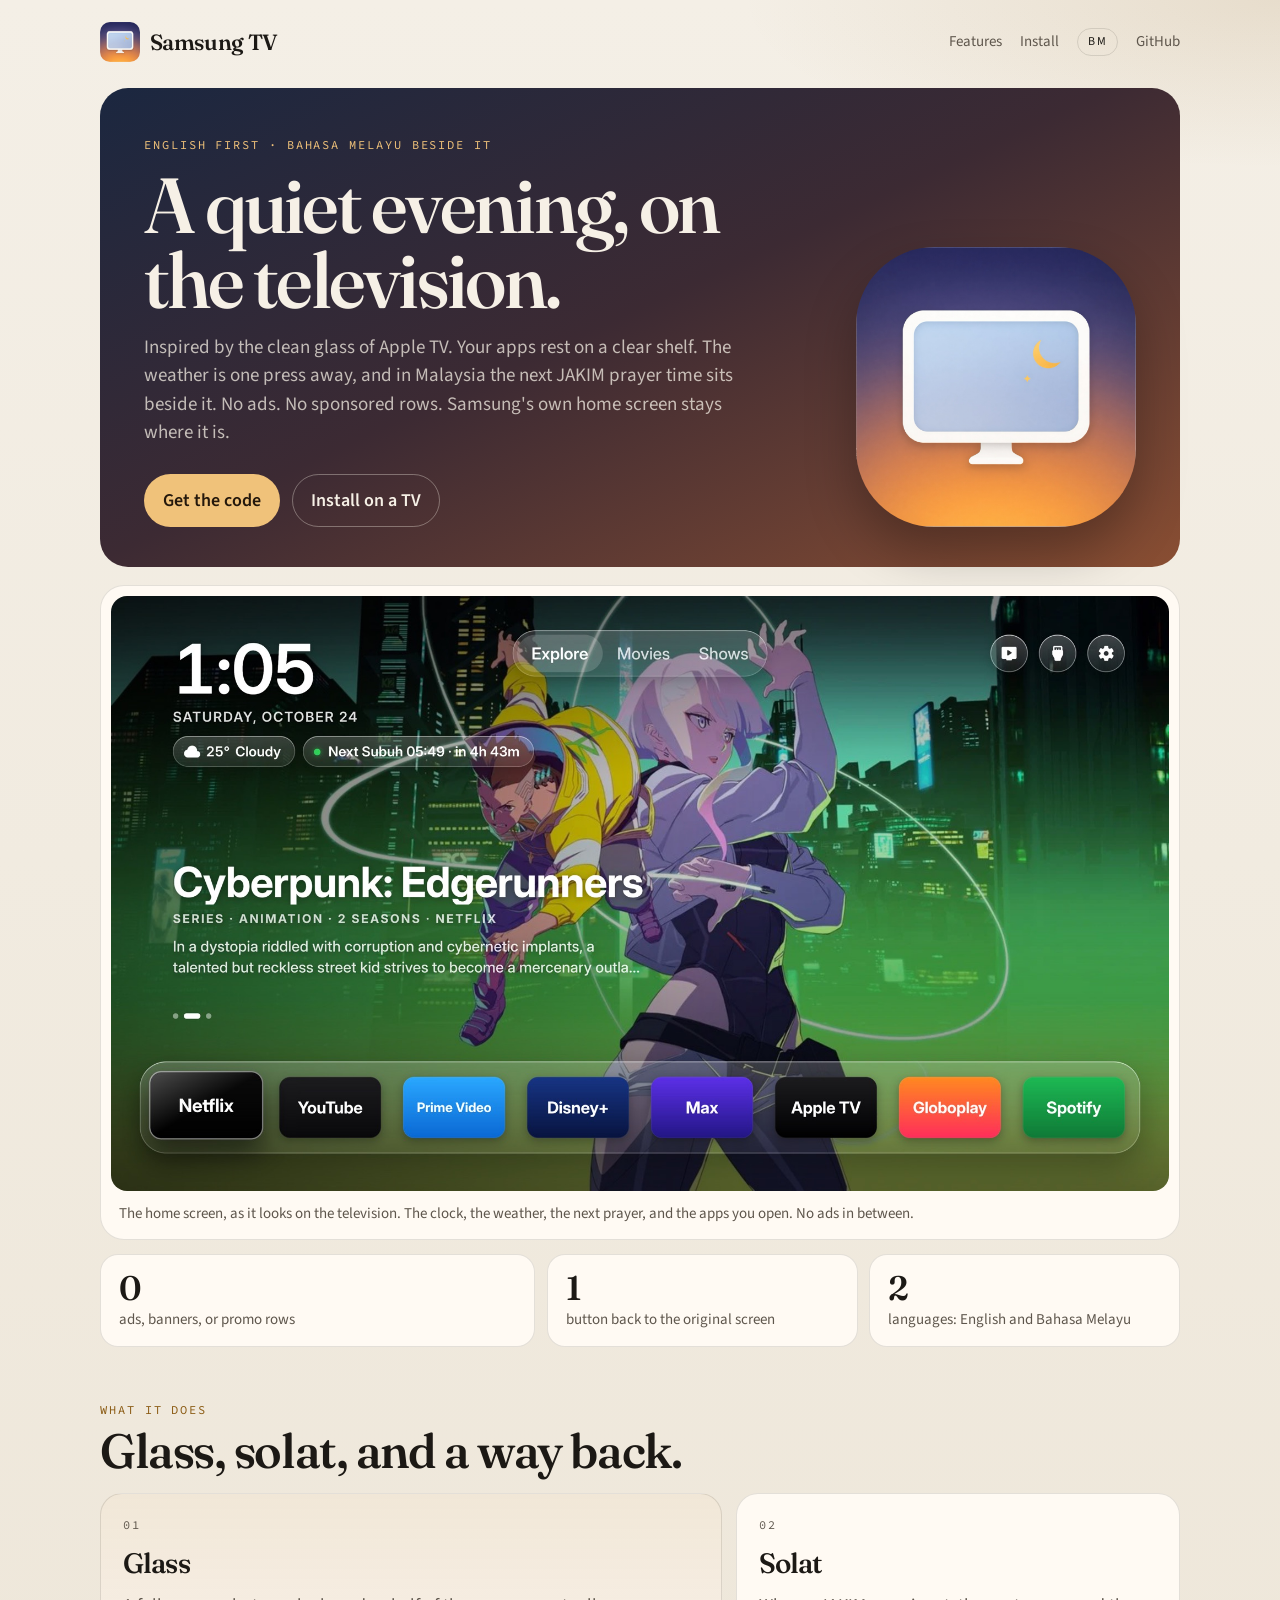
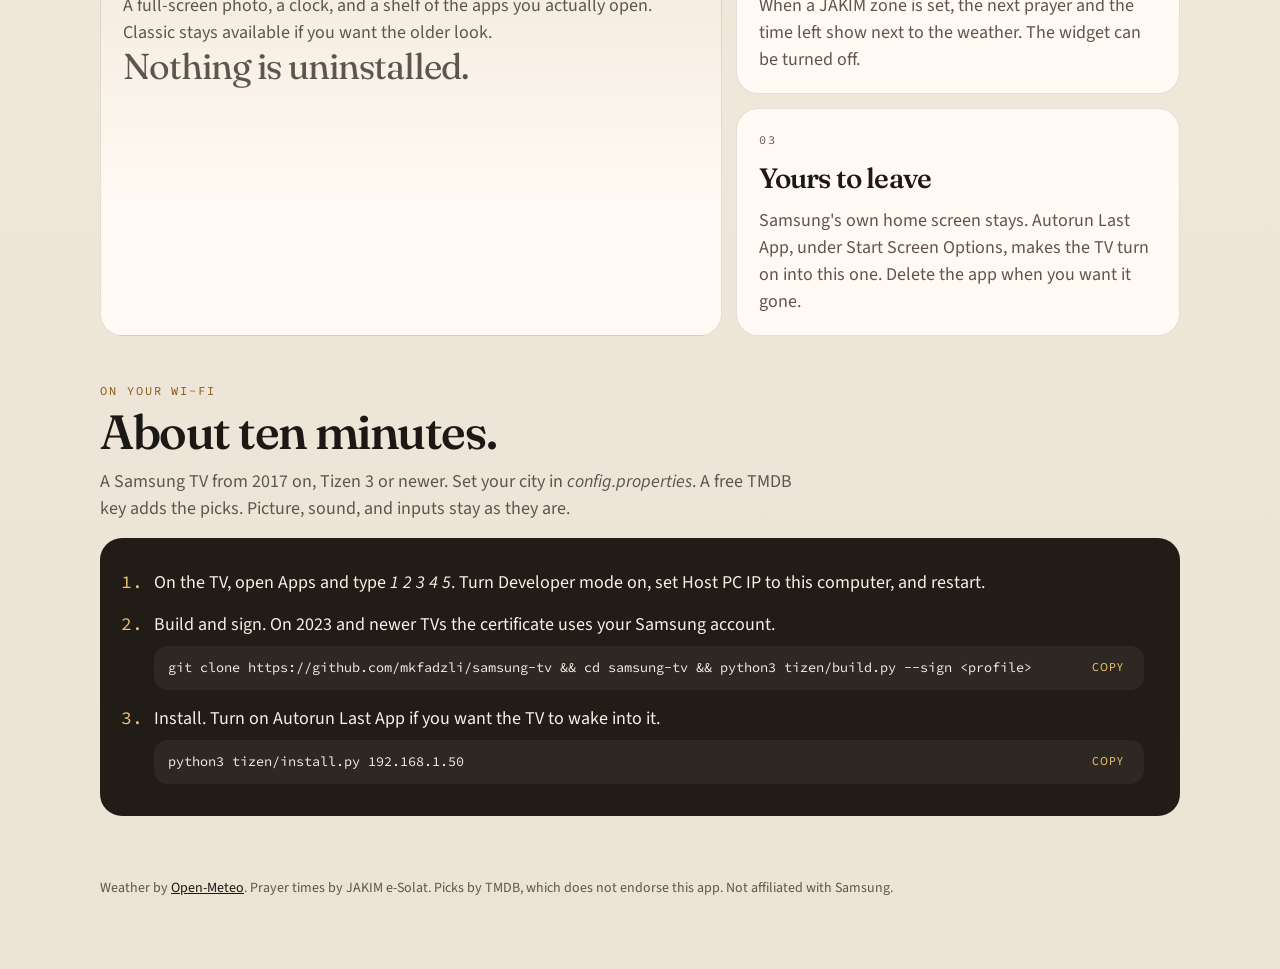
<file: docs/index.html>
<!doctype html>
<html lang="en">
<head>
  <meta charset="utf-8">
  <meta name="viewport" content="width=device-width, initial-scale=1">
  <script>
    (function () {
      var lang;
      try { lang = localStorage.getItem("lang"); } catch (e) {}
      if (lang === "ms") location.replace("ms/" + location.search + location.hash);
    })();
  </script>
  <title>Samsung TV — a quiet home screen</title>
  <meta name="description" content="An ad-free home screen for Samsung Tizen TVs. Glass style, weather, and JAKIM prayer times. English first, Bahasa Melayu beside it.">
  <link rel="canonical" href="https://mkfadzli.github.io/samsung-tv/">
  <link rel="alternate" hreflang="en" href="https://mkfadzli.github.io/samsung-tv/">
  <link rel="alternate" hreflang="ms" href="https://mkfadzli.github.io/samsung-tv/ms/">
  <link rel="alternate" hreflang="x-default" href="https://mkfadzli.github.io/samsung-tv/">
  <meta name="theme-color" content="#1b2740">
  <meta property="og:title" content="Samsung TV">
  <meta property="og:description" content="A quiet home screen. Glass, weather, and JAKIM prayer times.">
  <meta property="og:image" content="https://mkfadzli.github.io/samsung-tv/assets/home.jpg">
  <meta property="og:url" content="https://mkfadzli.github.io/samsung-tv/">
  <link rel="icon" href="assets/favicon-64.png">
  <link rel="apple-touch-icon" href="assets/apple-touch-icon.png">
  <link rel="preconnect" href="https://fonts.googleapis.com">
  <link rel="preconnect" href="https://fonts.gstatic.com" crossorigin>
  <link href="https://fonts.googleapis.com/css2?family=Fraunces:opsz,wght@9..144,560&family=Source+Code+Pro:wght@500&family=Source+Sans+3:wght@400;600&display=swap" rel="stylesheet">
  <link rel="stylesheet" href="styles.css">
</head>
<body>
  <div class="wrap">
    <header class="nav">
      <a class="brand" href="#top"><img src="assets/icon-512.png" alt="" width="40" height="40"><span>Samsung TV</span></a>
      <nav class="nav-links" aria-label="Sections">
        <a href="#features">Features</a>
        <a href="#install">Install</a>
        <a class="lang" href="ms/" hreflang="ms" lang="ms" data-lang="ms">BM</a>
        <a href="https://github.com/mkfadzli/samsung-tv">GitHub</a>
      </nav>
    </header>

    <main id="top">
      <section class="stage" style="--i:0">
        <div>
          <p class="kicker">English first · Bahasa Melayu beside it</p>
          <h1>A quiet evening, on the television.</h1>
          <p class="lede">Inspired by the clean glass of Apple TV. Your apps rest on a clear shelf. The weather is one press away, and in Malaysia the next JAKIM prayer time sits beside it. No ads. No sponsored rows. Samsung's own home screen stays where it is.</p>
          <div class="cta">
            <a class="btn btn-gold" href="https://github.com/mkfadzli/samsung-tv">Get the code</a>
            <a class="btn btn-line" href="#install">Install on a TV</a>
          </div>
        </div>
        <figure class="stage-mark">
          <img src="assets/icon-512.png" alt="Samsung TV icon: a television at dusk, with a crescent and a star">
        </figure>
      </section>

      <figure class="screen" style="--i:1">
        <img src="assets/home.jpg" width="1920" height="1080" alt="The home screen: 1:05, Saturday 24 October, 25 degrees and cloudy, the next Subuh prayer at 05:49, a full-screen poster, and a glass shelf of Netflix, YouTube, Prime Video, Disney+, Max, Apple TV, Globoplay and Spotify.">
        <figcaption>The home screen, as it looks on the television. The clock, the weather, the next prayer, and the apps you open. No ads in between.</figcaption>
      </figure>

      <section class="facts" aria-label="What you get">
        <article class="fact" style="--i:1"><b>0</b><span>ads, banners, or promo rows</span></article>
        <article class="fact" style="--i:2"><b>1</b><span>button back to the original screen</span></article>
        <article class="fact" style="--i:3"><b>2</b><span>languages: English and Bahasa Melayu</span></article>
      </section>

      <section class="features" id="features">
        <p class="section-label">What it does</p>
        <h2>Glass, solat, and a way back.</h2>
        <div class="grid">
          <article class="ve-card ve-card--hero" style="--i:4">
            <p class="num">01</p>
            <h3>Glass</h3>
            <p>A full-screen photo, a clock, and a shelf of the apps you actually open. Classic stays available if you want the older look.</p>
            <p class="quote">Nothing is uninstalled.</p>
          </article>
          <div class="stack">
            <article class="ve-card" style="--i:5">
              <p class="num">02</p>
              <h3>Solat</h3>
              <p>When a JAKIM zone is set, the next prayer and the time left show next to the weather. The widget can be turned off.</p>
            </article>
            <article class="ve-card" style="--i:6">
              <p class="num">03</p>
              <h3>Yours to leave</h3>
              <p>Samsung's own home screen stays. Autorun Last App, under Start Screen Options, makes the TV turn on into this one. Delete the app when you want it gone.</p>
            </article>
          </div>
        </div>
      </section>

      <section class="install" id="install">
        <p class="section-label">On your Wi-Fi</p>
        <h2>About ten minutes.</h2>
        <p class="sub">A Samsung TV from 2017 on, Tizen 3 or newer. Set your city in <em>config.properties</em>. A free TMDB key adds the picks. Picture, sound, and inputs stay as they are.</p>
        <div class="panel" id="samsung">
          <ol>
            <li>On the TV, open Apps and type <em>1 2 3 4 5</em>. Turn Developer mode on, set Host PC IP to this computer, and restart.</li>
            <li>Build and sign. On 2023 and newer TVs the certificate uses your Samsung account.
              <div class="code"><code>git clone https://github.com/mkfadzli/samsung-tv && cd samsung-tv && python3 tizen/build.py --sign &lt;profile&gt;</code><button class="copy" type="button">Copy</button></div>
            </li>
            <li>Install. Turn on Autorun Last App if you want the TV to wake into it.
              <div class="code"><code>python3 tizen/install.py 192.168.1.50</code><button class="copy" type="button">Copy</button></div>
            </li>
          </ol>
        </div>
      </section>
    </main>

    <footer class="foot">
      <p>Weather by <a href="https://open-meteo.com/">Open-Meteo</a>. Prayer times by JAKIM e-Solat. Picks by TMDB, which does not endorse this app. Not affiliated with Samsung.</p>
    </footer>
  </div>
  <script src="app.js" defer></script>
</body>
</html>
</file>
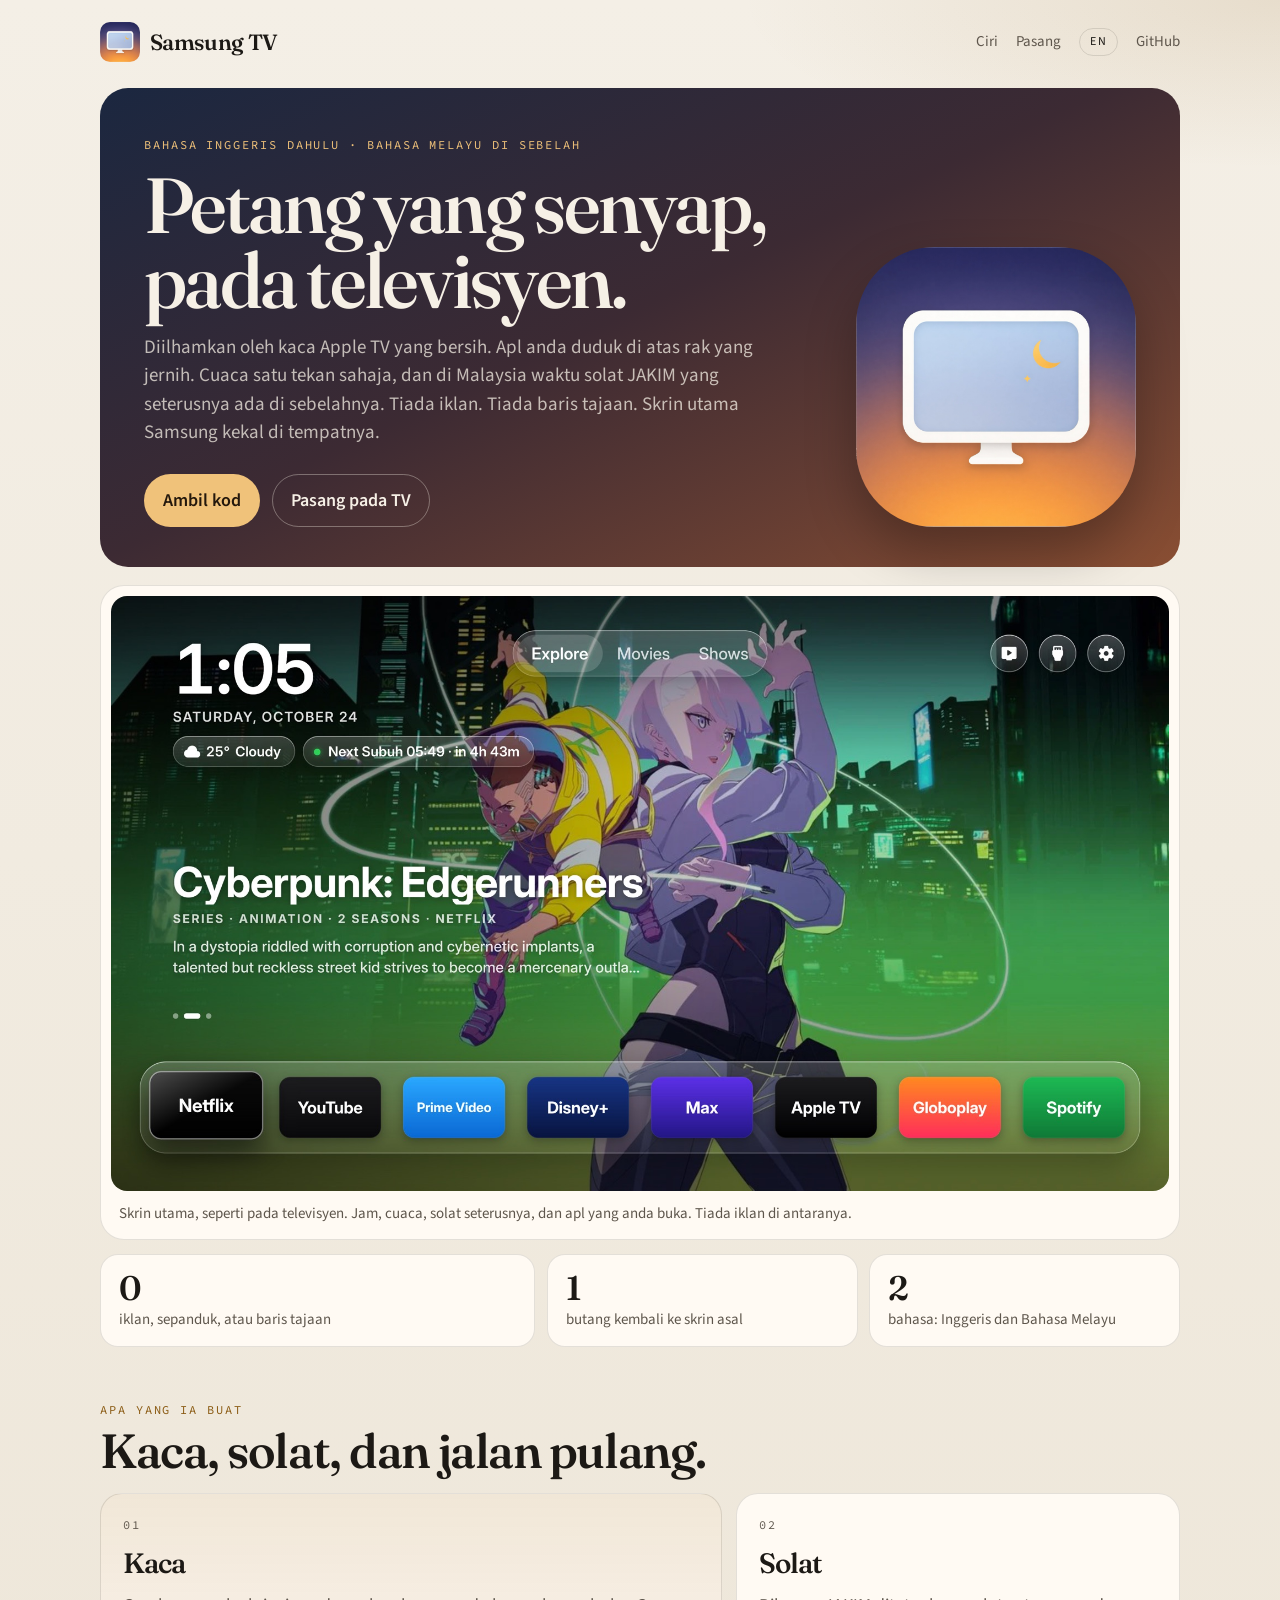
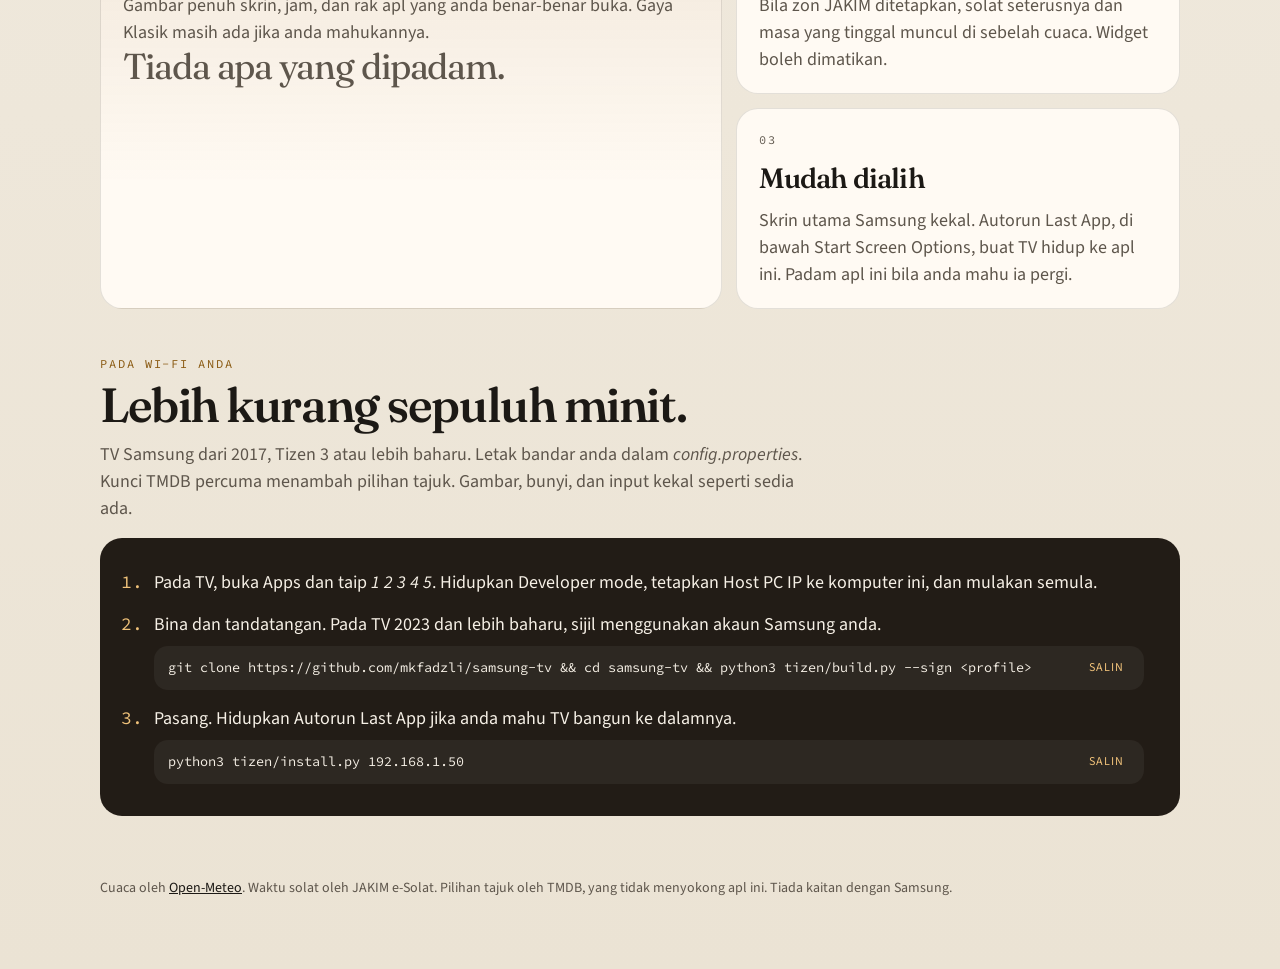
<file: docs/ms/index.html>
<!doctype html>
<html lang="ms">
<head>
  <meta charset="utf-8">
  <meta name="viewport" content="width=device-width, initial-scale=1">
  <script>
    (function () {
      var lang;
      try { lang = localStorage.getItem("lang"); } catch (e) {}
      if (lang === "en") location.replace("../" + location.search + location.hash);
    })();
  </script>
  <title>Samsung TV — skrin utama yang senyap</title>
  <meta name="description" content="Skrin utama tanpa iklan untuk TV Samsung Tizen. Gaya kaca, cuaca, dan waktu solat JAKIM. Bahasa Inggeris dahulu, Bahasa Melayu di sebelahnya.">
  <link rel="canonical" href="https://mkfadzli.github.io/samsung-tv/ms/">
  <link rel="alternate" hreflang="en" href="https://mkfadzli.github.io/samsung-tv/">
  <link rel="alternate" hreflang="ms" href="https://mkfadzli.github.io/samsung-tv/ms/">
  <link rel="alternate" hreflang="x-default" href="https://mkfadzli.github.io/samsung-tv/">
  <meta name="theme-color" content="#1b2740">
  <meta property="og:title" content="Samsung TV">
  <meta property="og:description" content="Skrin utama yang senyap. Kaca, cuaca, dan waktu solat JAKIM.">
  <meta property="og:image" content="https://mkfadzli.github.io/samsung-tv/assets/home.jpg">
  <meta property="og:url" content="https://mkfadzli.github.io/samsung-tv/ms/">
  <link rel="icon" href="../assets/favicon-64.png">
  <link rel="apple-touch-icon" href="../assets/apple-touch-icon.png">
  <link rel="preconnect" href="https://fonts.googleapis.com">
  <link rel="preconnect" href="https://fonts.gstatic.com" crossorigin>
  <link href="https://fonts.googleapis.com/css2?family=Fraunces:opsz,wght@9..144,560&family=Source+Code+Pro:wght@500&family=Source+Sans+3:wght@400;600&display=swap" rel="stylesheet">
  <link rel="stylesheet" href="../styles.css">
</head>
<body>
  <div class="wrap">
    <header class="nav">
      <a class="brand" href="#top"><img src="../assets/icon-512.png" alt="" width="40" height="40"><span>Samsung TV</span></a>
      <nav class="nav-links" aria-label="Bahagian">
        <a href="#features">Ciri</a>
        <a href="#install">Pasang</a>
        <a class="lang" href="../" hreflang="en" lang="en" data-lang="en">EN</a>
        <a href="https://github.com/mkfadzli/samsung-tv">GitHub</a>
      </nav>
    </header>

    <main id="top">
      <section class="stage" style="--i:0">
        <div>
          <p class="kicker">Bahasa Inggeris dahulu · Bahasa Melayu di sebelah</p>
          <h1>Petang yang senyap, pada televisyen.</h1>
          <p class="lede">Diilhamkan oleh kaca Apple TV yang bersih. Apl anda duduk di atas rak yang jernih. Cuaca satu tekan sahaja, dan di Malaysia waktu solat JAKIM yang seterusnya ada di sebelahnya. Tiada iklan. Tiada baris tajaan. Skrin utama Samsung kekal di tempatnya.</p>
          <div class="cta">
            <a class="btn btn-gold" href="https://github.com/mkfadzli/samsung-tv">Ambil kod</a>
            <a class="btn btn-line" href="#install">Pasang pada TV</a>
          </div>
        </div>
        <figure class="stage-mark">
          <img src="../assets/icon-512.png" alt="Ikon Samsung TV: televisyen senja, dengan bulan sabit dan bintang">
        </figure>
      </section>

      <figure class="screen" style="--i:1">
        <img src="../assets/home.jpg" width="1920" height="1080" alt="Skrin utama: pukul 1:05, Sabtu 24 Oktober, 25 darjah dan mendung, solat Subuh seterusnya pada 05:49, poster penuh skrin, dan rak kaca Netflix, YouTube, Prime Video, Disney+, Max, Apple TV, Globoplay dan Spotify.">
        <figcaption>Skrin utama, seperti pada televisyen. Jam, cuaca, solat seterusnya, dan apl yang anda buka. Tiada iklan di antaranya.</figcaption>
      </figure>

      <section class="facts" aria-label="Apa yang anda dapat">
        <article class="fact" style="--i:1"><b>0</b><span>iklan, sepanduk, atau baris tajaan</span></article>
        <article class="fact" style="--i:2"><b>1</b><span>butang kembali ke skrin asal</span></article>
        <article class="fact" style="--i:3"><b>2</b><span>bahasa: Inggeris dan Bahasa Melayu</span></article>
      </section>

      <section class="features" id="features">
        <p class="section-label">Apa yang ia buat</p>
        <h2>Kaca, solat, dan jalan pulang.</h2>
        <div class="grid">
          <article class="ve-card ve-card--hero" style="--i:4">
            <p class="num">01</p>
            <h3>Kaca</h3>
            <p>Gambar penuh skrin, jam, dan rak apl yang anda benar-benar buka. Gaya Klasik masih ada jika anda mahukannya.</p>
            <p class="quote">Tiada apa yang dipadam.</p>
          </article>
          <div class="stack">
            <article class="ve-card" style="--i:5">
              <p class="num">02</p>
              <h3>Solat</h3>
              <p>Bila zon JAKIM ditetapkan, solat seterusnya dan masa yang tinggal muncul di sebelah cuaca. Widget boleh dimatikan.</p>
            </article>
            <article class="ve-card" style="--i:6">
              <p class="num">03</p>
              <h3>Mudah dialih</h3>
              <p>Skrin utama Samsung kekal. Autorun Last App, di bawah Start Screen Options, buat TV hidup ke apl ini. Padam apl ini bila anda mahu ia pergi.</p>
            </article>
          </div>
        </div>
      </section>

      <section class="install" id="install">
        <p class="section-label">Pada Wi-Fi anda</p>
        <h2>Lebih kurang sepuluh minit.</h2>
        <p class="sub">TV Samsung dari 2017, Tizen 3 atau lebih baharu. Letak bandar anda dalam <em>config.properties</em>. Kunci TMDB percuma menambah pilihan tajuk. Gambar, bunyi, dan input kekal seperti sedia ada.</p>
        <div class="panel" id="samsung">
          <ol>
            <li>Pada TV, buka Apps dan taip <em>1 2 3 4 5</em>. Hidupkan Developer mode, tetapkan Host PC IP ke komputer ini, dan mulakan semula.</li>
            <li>Bina dan tandatangan. Pada TV 2023 dan lebih baharu, sijil menggunakan akaun Samsung anda.
              <div class="code"><code>git clone https://github.com/mkfadzli/samsung-tv && cd samsung-tv && python3 tizen/build.py --sign &lt;profile&gt;</code><button class="copy" type="button">Salin</button></div>
            </li>
            <li>Pasang. Hidupkan Autorun Last App jika anda mahu TV bangun ke dalamnya.
              <div class="code"><code>python3 tizen/install.py 192.168.1.50</code><button class="copy" type="button">Salin</button></div>
            </li>
          </ol>
        </div>
      </section>
    </main>

    <footer class="foot">
      <p>Cuaca oleh <a href="https://open-meteo.com/">Open-Meteo</a>. Waktu solat oleh JAKIM e-Solat. Pilihan tajuk oleh TMDB, yang tidak menyokong apl ini. Tiada kaitan dengan Samsung.</p>
    </footer>
  </div>
  <script src="../app.js" defer></script>
</body>
</html>
</file>
<file: docs/styles.css>
:root {
  --bg: #f4efe6;
  --bg-2: #ebe3d4;
  --surface: #fffaf3;
  --ink: #1c1915;
  --muted: #5e564c;
  --line: rgba(28, 25, 21, 0.12);
  --gold: #8a5a12;
  --gold-dim: rgba(138, 90, 18, 0.12);
  --dusk: #1b2740;
  --ember: #c56a32;
  --stage-ink: #f6f0e6;
  --stage-muted: rgba(246, 240, 230, 0.74);
  --code: #221c16;
  --font-display: "Fraunces", "Iowan Old Style", Georgia, serif;
  --font-body: "Source Sans 3", "Avenir Next", sans-serif;
  --font-mono: "Source Code Pro", ui-monospace, monospace;
}
@media (prefers-color-scheme: dark) {
  :root {
    --bg: #14110e;
    --bg-2: #1c1814;
    --surface: #221c17;
    --ink: #f3eadf;
    --muted: #b7aa9a;
    --line: rgba(243, 234, 223, 0.12);
    --gold: #e0b15a;
    --gold-dim: rgba(224, 177, 90, 0.14);
    --code: #0e0c0a;
  }
}
* { box-sizing: border-box; }
html { scroll-behavior: smooth; }
body {
  margin: 0;
  color: var(--ink);
  background:
    radial-gradient(900px 280px at 100% 0%, var(--gold-dim), transparent 60%),
    linear-gradient(180deg, var(--bg) 0%, var(--bg-2) 100%);
  font-family: var(--font-body);
  font-size: 18px;
  line-height: 1.5;
}
a { color: inherit; }
img { max-width: 100%; display: block; }
.wrap { width: min(1080px, calc(100% - 40px)); margin: 0 auto; }

.nav {
  display: flex;
  align-items: center;
  gap: 22px;
  padding: 22px 0 8px;
  font-size: 15px;
}
.brand {
  display: flex;
  align-items: center;
  gap: 10px;
  text-decoration: none;
  font-family: var(--font-display);
  font-size: 22px;
  font-weight: 560;
  letter-spacing: -0.03em;
}
.brand img { width: 40px; height: 40px; border-radius: 10px; }
.nav-links { display: flex; align-items: center; gap: 18px; margin-left: auto; }
.nav-links a { text-decoration: none; color: var(--muted); }
.nav-links a:hover { color: var(--ink); }
.lang {
  color: var(--ink) !important;
  border: 1px solid var(--line);
  border-radius: 999px;
  padding: 4px 10px;
  letter-spacing: 0.12em;
  font-size: 12px;
}

.stage {
  margin-top: 18px;
  display: grid;
  grid-template-columns: 1.3fr 0.7fr;
  gap: 28px;
  align-items: end;
  padding: 48px 44px 40px;
  border-radius: 28px;
  color: var(--stage-ink);
  background: linear-gradient(155deg, var(--dusk) 0%, #3c2a33 48%, var(--ember) 140%);
  min-width: 0;
}
.kicker {
  margin: 0 0 14px;
  font-family: var(--font-mono);
  font-size: 12px;
  letter-spacing: 0.16em;
  text-transform: uppercase;
  color: #f0c27a;
}
.stage h1 {
  margin: 0 0 16px;
  font-family: var(--font-display);
  font-weight: 560;
  font-size: clamp(46px, 6.4vw, 78px);
  line-height: 0.96;
  letter-spacing: -0.035em;
}
.lede { margin: 0 0 26px; max-width: 36em; color: var(--stage-muted); font-size: 19px; }
.cta { display: flex; flex-wrap: wrap; gap: 12px; }
.btn {
  display: inline-flex;
  align-items: center;
  text-decoration: none;
  border-radius: 999px;
  padding: 12px 18px;
  border: 1px solid transparent;
  font-weight: 600;
}
.btn-gold { background: #f0c27a; color: #24180c; }
.btn-line { border-color: rgba(246, 240, 230, 0.35); color: var(--stage-ink); }
.stage-mark {
  margin: 0;
  justify-self: end;
  width: min(280px, 100%);
}
.stage-mark img {
  width: 100%;
  height: auto;
  border-radius: 28%;
  box-shadow: 0 24px 50px rgba(0, 0, 0, 0.28);
}
.screen {
  margin: 18px 0 0;
  padding: 10px 10px 14px;
  background: var(--surface);
  border: 1px solid var(--line);
  border-radius: 24px;
  min-width: 0;
}
.screen img {
  width: 100%;
  height: auto;
  border-radius: 16px;
}
.screen figcaption {
  margin: 12px 8px 0;
  color: var(--muted);
  font-size: 15px;
}

.facts {
  display: grid;
  grid-template-columns: 1.4fr 1fr 1fr;
  gap: 12px;
  margin-top: 14px;
}
.fact {
  background: var(--surface);
  border: 1px solid var(--line);
  border-radius: 18px;
  padding: 16px 18px 14px;
  min-width: 0;
}
.fact b {
  display: block;
  font-family: var(--font-display);
  font-size: 34px;
  font-weight: 560;
  letter-spacing: -0.03em;
  line-height: 1;
}
.fact span { color: var(--muted); font-size: 15px; }

.features { padding: 54px 0 10px; }
.section-label {
  margin: 0 0 8px;
  font-family: var(--font-mono);
  font-size: 12px;
  letter-spacing: 0.16em;
  text-transform: uppercase;
  color: var(--gold);
}
.features h2, .install h2 {
  margin: 0 0 18px;
  font-family: var(--font-display);
  font-weight: 560;
  font-size: clamp(32px, 4vw, 48px);
  letter-spacing: -0.03em;
  line-height: 1;
}
.grid {
  display: grid;
  grid-template-columns: 1.4fr 1fr;
  gap: 14px;
}
.ve-card {
  background: var(--surface);
  border: 1px solid var(--line);
  border-radius: 22px;
  padding: 22px 22px 20px;
  min-width: 0;
}
.ve-card--hero {
  background:
    linear-gradient(180deg, var(--gold-dim), transparent 70%),
    var(--surface);
}
.stack { display: grid; gap: 14px; }
.ve-card h3 {
  margin: 8px 0;
  font-family: var(--font-display);
  font-size: 28px;
  font-weight: 560;
  letter-spacing: -0.03em;
}
.ve-card p { margin: 0; color: var(--muted); }
.num {
  font-family: var(--font-mono);
  font-size: 12px;
  letter-spacing: 0.14em;
  color: var(--gold);
}

.quote {
  margin: 28px 0 0;
  padding: 0;
  max-width: 18em;
  font-family: var(--font-display);
  font-size: clamp(26px, 3vw, 36px);
  line-height: 1.15;
  letter-spacing: -0.03em;
}

.install { padding: 36px 0 20px; }
.sub { margin: -6px 0 16px; color: var(--muted); max-width: 40em; }
.tabs { display: flex; flex-wrap: wrap; gap: 8px; margin-bottom: 12px; }
.tabs button {
  font-family: var(--font-body);
  font-size: 15px;
  background: transparent;
  color: var(--muted);
  border: 1px solid var(--line);
  border-radius: 999px;
  padding: 8px 14px;
  cursor: pointer;
}
.tabs button[aria-selected="true"] {
  color: var(--bg);
  background: var(--ink);
  border-color: var(--ink);
}
.panel {
  background: var(--code);
  color: #f6f0e6;
  border-radius: 22px;
  padding: 8px 8px 18px;
}
.panel ol { margin: 0; padding: 8px 28px 0 46px; }
.panel li { margin: 14px 0; }
.panel li::marker { color: #f0c27a; font-family: var(--font-mono); }
.code {
  display: flex;
  gap: 12px;
  align-items: flex-start;
  margin-top: 8px;
  padding: 12px 14px;
  border-radius: 14px;
  background: rgba(255, 255, 255, 0.05);
  overflow: auto;
}
.code code {
  font-family: var(--font-mono);
  font-size: 13.5px;
  line-height: 1.45;
  white-space: pre-wrap;
}
.copy {
  margin-left: auto;
  flex: none;
  font-family: var(--font-body);
  font-size: 12px;
  letter-spacing: 0.08em;
  text-transform: uppercase;
  background: transparent;
  color: #f0c27a;
  border: 0;
  cursor: pointer;
}
.foot {
  padding: 28px 0 56px;
  color: var(--muted);
  font-size: 14px;
}
.foot a { color: var(--ink); }

.stage, .screen, .fact, .ve-card, .quote { animation: fadeUp 0.55s ease-out both; animation-delay: calc(var(--i, 0) * 70ms); }
.fact { animation-name: fadeScale; }
@keyframes fadeUp {
  from { opacity: 0; transform: translateY(12px); }
  to { opacity: 1; transform: none; }
}
@keyframes fadeScale {
  from { opacity: 0; transform: scale(0.96); }
  to { opacity: 1; transform: none; }
}
@media (prefers-reduced-motion: reduce) {
  *, *::before, *::after {
    animation: none !important;
    transition: none !important;
  }
}
@media (max-width: 800px) {
  .stage, .facts, .grid { grid-template-columns: 1fr; }
  .stage { padding: 28px 22px 24px; }
  .stage-mark { justify-self: start; width: 148px; }
  .nav { flex-wrap: wrap; gap: 10px 16px; }
}
</file>
